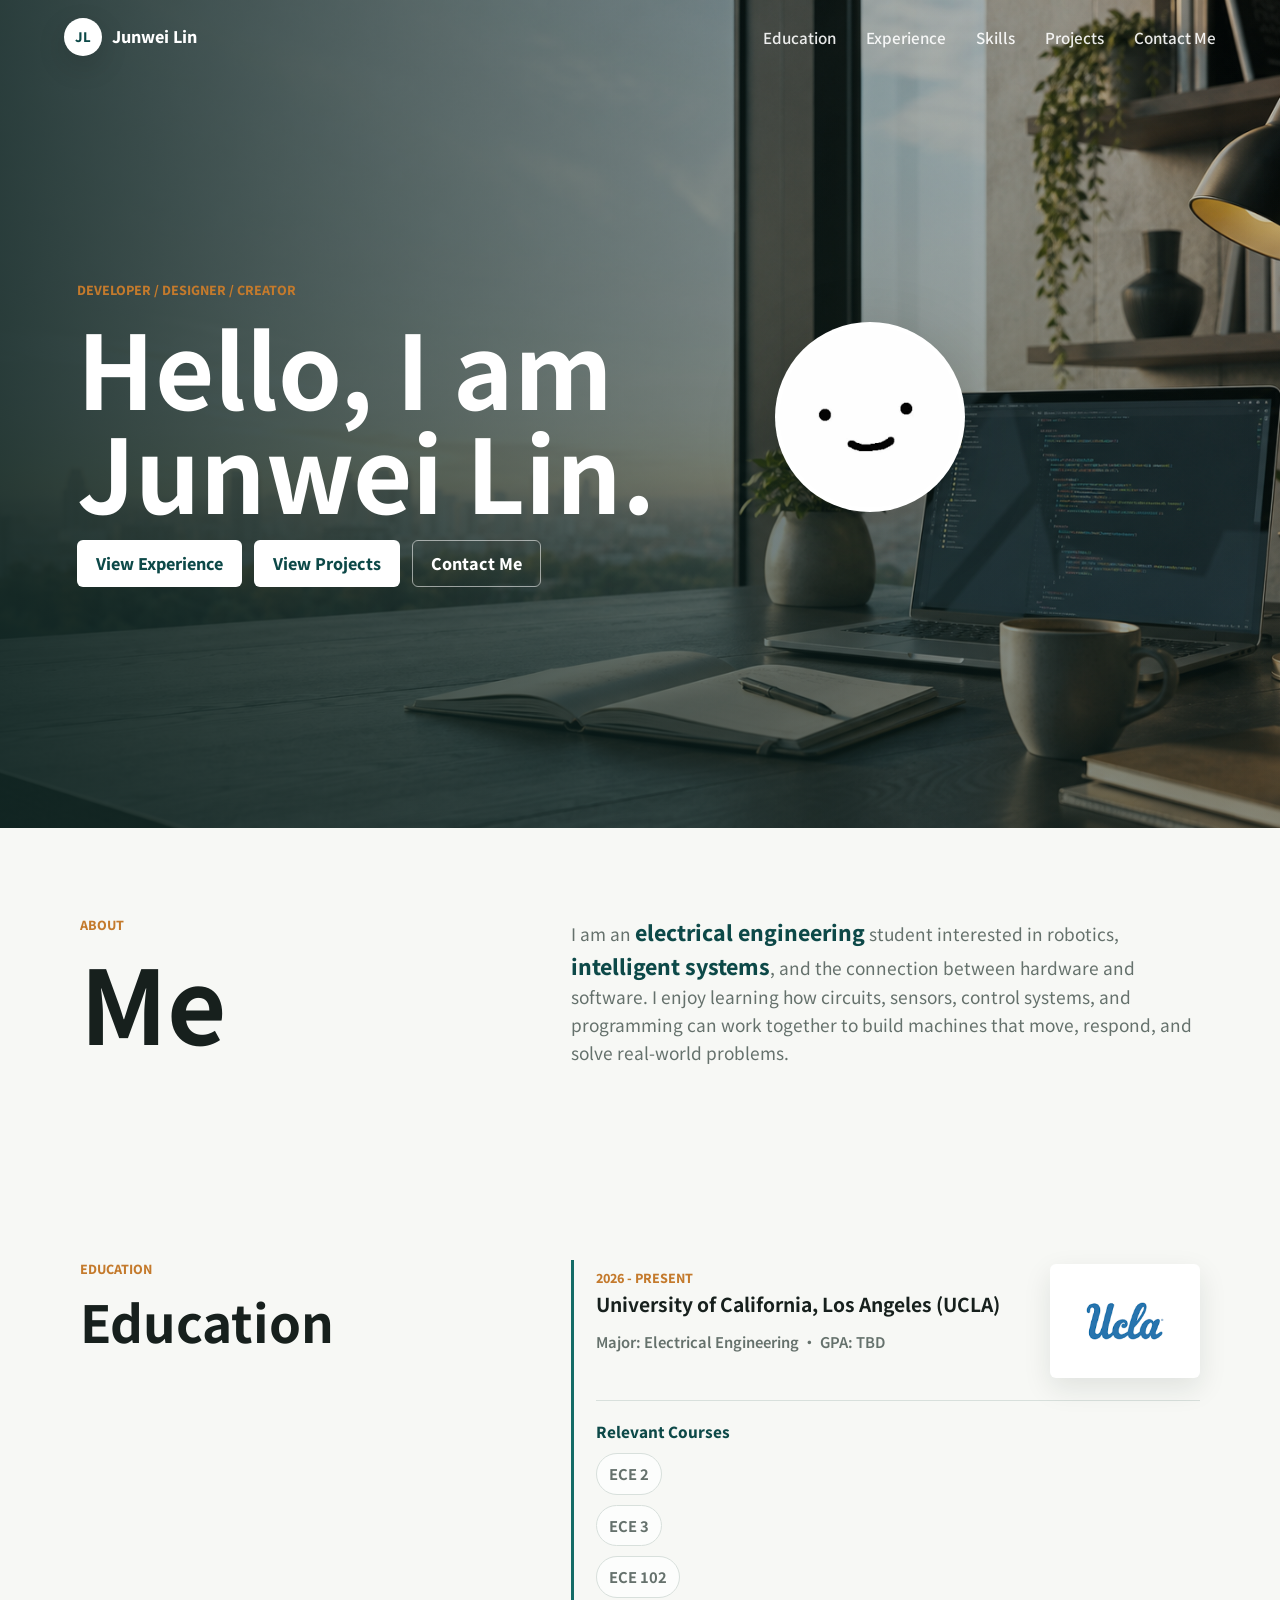
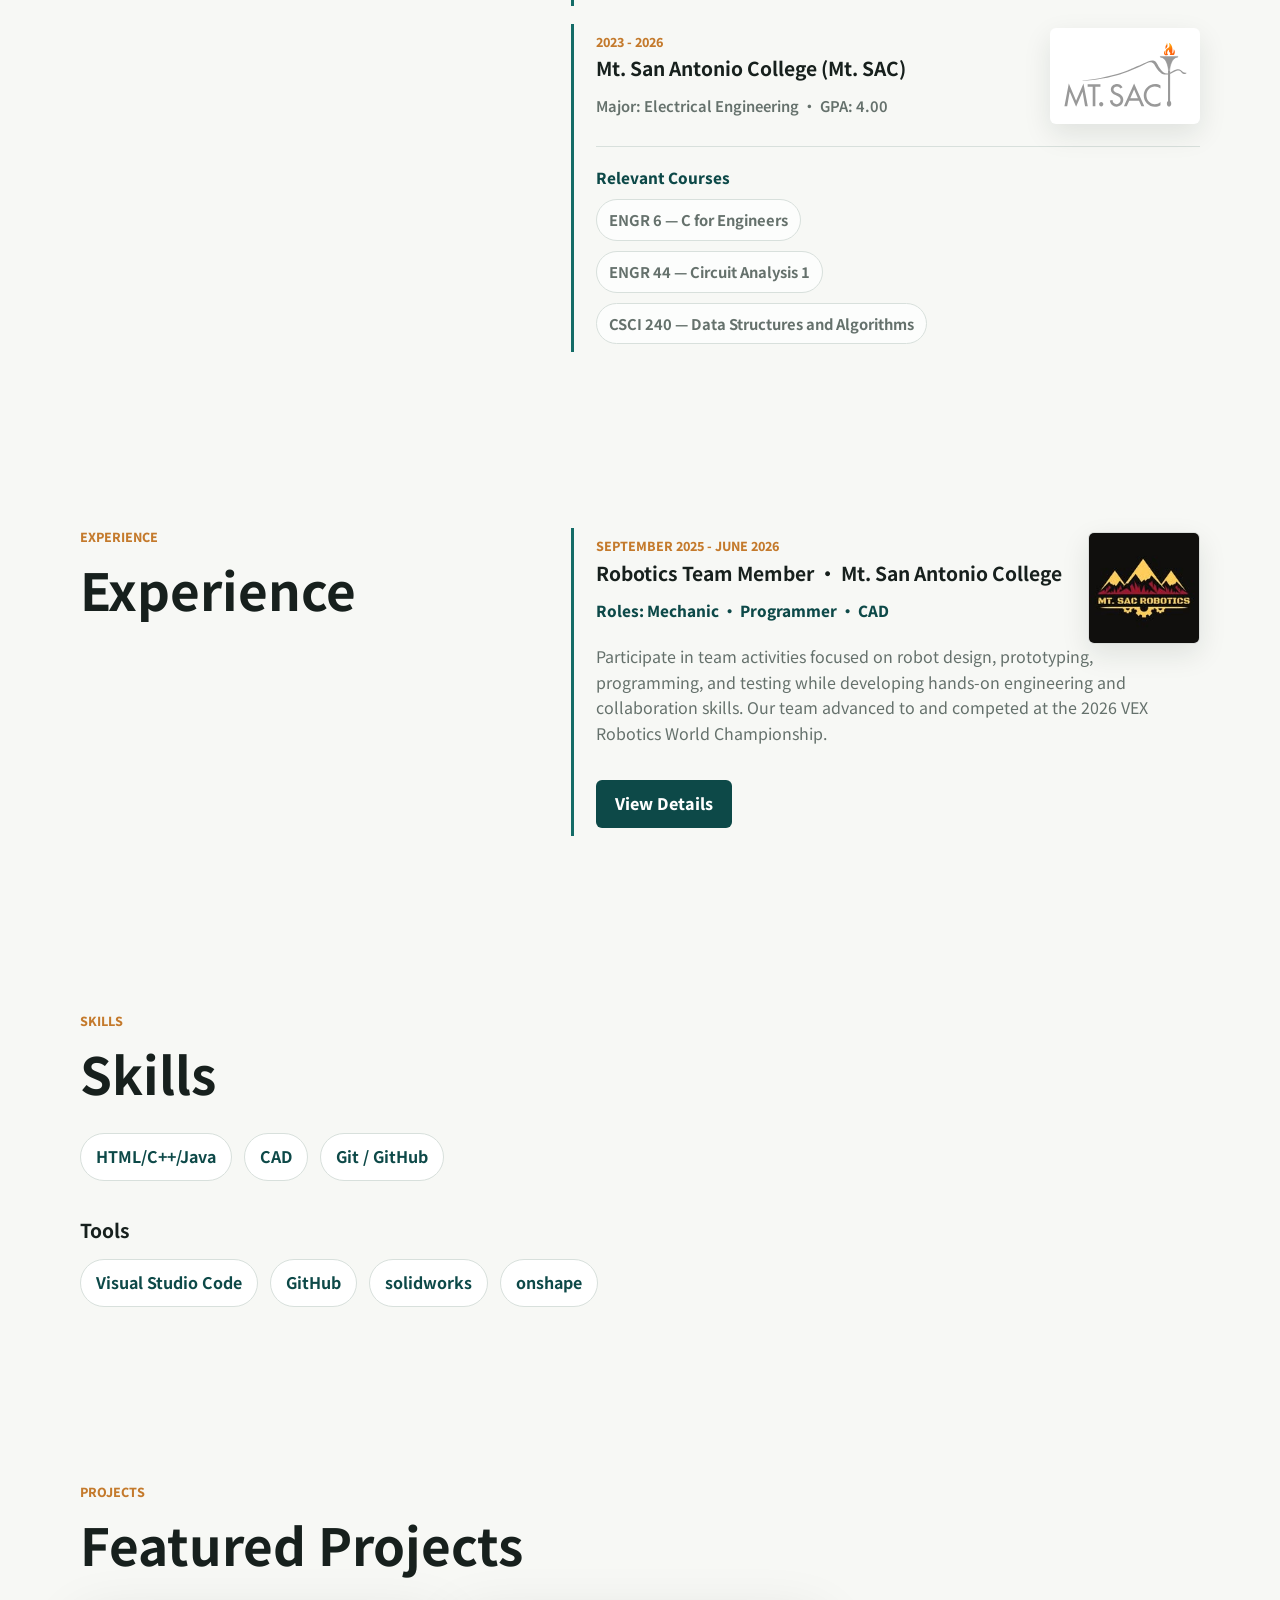
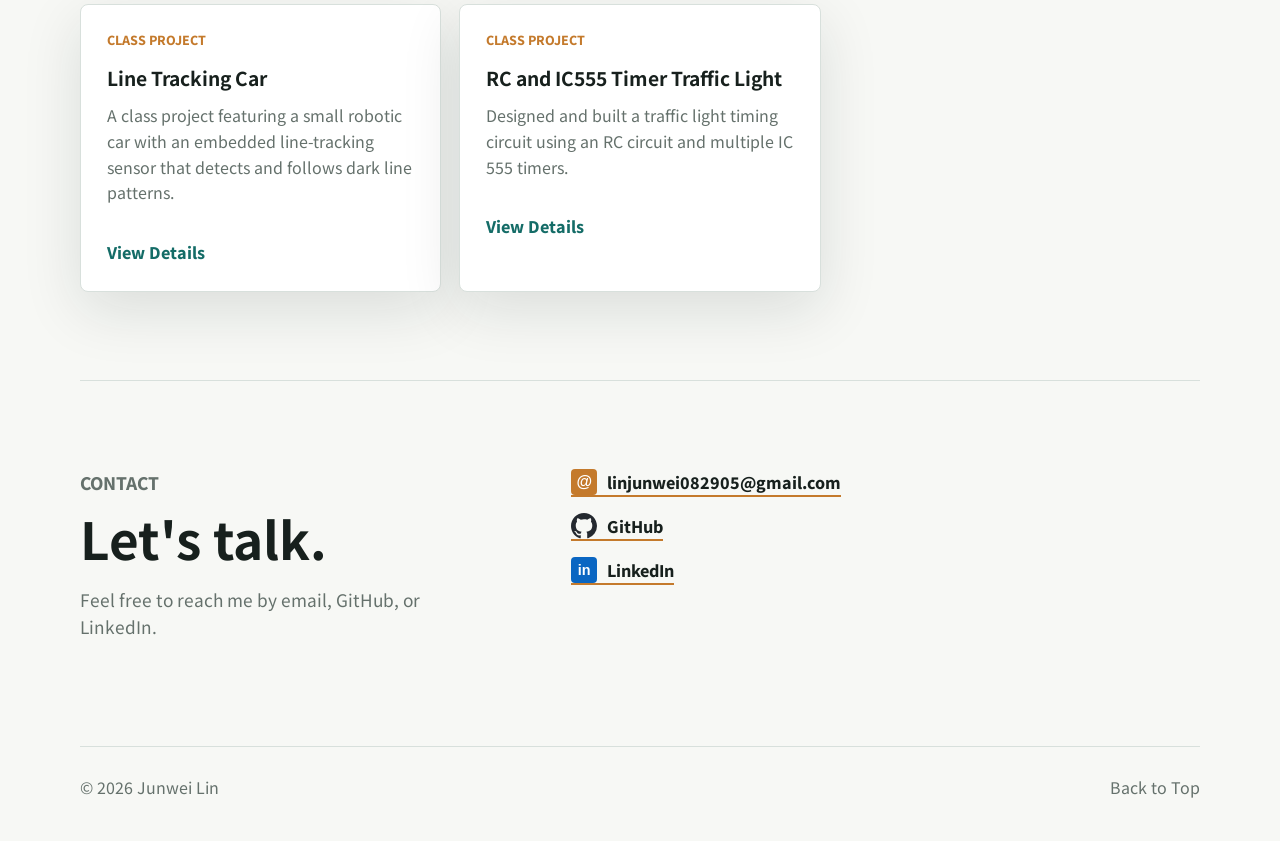
<file: index.html>
<!doctype html>
<html lang="en">
  <head>
    <meta charset="utf-8" />
    <meta name="viewport" content="width=device-width, initial-scale=1" />
    <meta
      name="description"
      content="A personal portfolio website showcasing projects, experience, skills, and contact information."
    />
    <title>Junwei Lin | Personal Website</title>
    <link rel="preconnect" href="https://fonts.googleapis.com" />
    <link rel="preconnect" href="https://fonts.gstatic.com" crossorigin />
    <link
      href="https://fonts.googleapis.com/css2?family=Noto+Sans+SC:wght@400;500;700;800&display=swap"
      rel="stylesheet"
    />
    <link rel="stylesheet" href="./styles.css?v=3" />
  </head>
  <body>
    <header class="site-header" data-header>
      <a class="brand" href="#home" aria-label="Back to home">
        <span class="brand-mark" aria-hidden="true">JL</span>
        <span>Junwei Lin</span>
      </a>
      <nav class="nav" aria-label="Main navigation">
        <a href="#education">Education</a>
        <a href="#experience">Experience</a>
        <a href="#skills">Skills</a>
        <a href="#projects">Projects</a>
        <a href="#contact">Contact Me</a>
      </nav>
    </header>

    <main>
      <section class="hero" id="home">
        <img
          class="hero-image"
          src="./assets/hero-workspace.png"
          alt="Modern workspace with city morning light"
        />
        <div class="hero-shade"></div>
        <div class="hero-content">
          <p class="eyebrow">Developer / Designer / Creator</p>
          <div class="hero-title">
            <h1>Hello, I am Junwei Lin.</h1>
            <img
              class="hero-avatar"
              src="./assets/avatar.png"
              alt="Junwei Lin avatar"
            />
          </div>
         
          <div class="hero-actions">
            <a class="button primary" href="#experience">View Experience</a>
            <a class="button primary" href="#projects">View Projects</a>
            <a class="button secondary" href="#contact">Contact Me</a>
          </div>
        </div>
      </section>

      <section class="intro section">
        <div>
          <p class="section-label">About</p>
          <h1>Me</h1>
        </div>
        <p>
          I am an <strong>electrical engineering</strong> student interested in robotics, <strong>intelligent systems</strong>,
          and the connection between hardware and software. I enjoy learning how circuits,
          sensors, control systems, and programming can work together to build machines that
          move, respond, and solve real-world problems.
        </p>
      </section>

      
      <section class="split section education" id="education">
        <div>
          <p class="section-label">Education</p>
          <h2>Education</h2>
        </div>
        <div class="timeline">
          <article>
            <div class="education-header">
              <div>
                <span>2026 - Present</span>
                <h3>University of California, Los Angeles (UCLA)</h3>
                <p class="education-meta">Major: Electrical Engineering · GPA: TBD</p>
              </div>
              <img
                class="school-logo"
                src="./assets/ucla-logo.png"
                alt="UCLA logo"
              />
            </div>
            <div class="course-space">
              <h4>Relevant Courses</h4>
              <ul class="course-list-vertical">
                <li>ECE 2</li>
                <li>ECE 3</li>
                <li>ECE 102</li>
              </ul>
            </div>
          </article>
          <article>
            <div class="education-header">
              <div>
                <span>2023 - 2026</span>
                <h3>Mt. San Antonio College (Mt. SAC)</h3>
                <p class="education-meta">Major: Electrical Engineering · GPA: 4.00</p>
              </div>
              <img
                class="school-logo"
                src="./assets/mtsac-logo.svg"
                alt="Mt. SAC logo"
              />
            </div>
            <div class="course-space">
              <h4>Relevant Courses</h4>
              <ul class="course-list-vertical">
                <li>ENGR 6 — C for Engineers</li>
                <li>ENGR 44 — Circuit Analysis 1</li>
                <li>CSCI 240 — Data Structures and Algorithms</li>
              </ul>
            </div>
          </article>
        </div>
      </section>

      <section class="split section" id="experience">
        <div>
          <p class="section-label">Experience</p>
          <h2>Experience</h2>
        </div>
        <div class="timeline">
          <article>
            <div class="experience-header">
              <div>
                <span>September 2025 - June 2026</span>
                <h3>Robotics Team Member · Mt. San Antonio College</h3>
                <p class="experience-role">Roles: Mechanic · Programmer · CAD</p>
              </div>
              <img
                class="experience-logo"
                src="./assets/mtsac-robotics-logo.jpg"
                alt="Mt. SAC Robotics team logo"
              />
            </div>
            <p>
              Participate in team activities focused on robot design, prototyping,
              programming, and testing while developing hands-on engineering and
              collaboration skills. Our team advanced to and competed at the 2026 VEX
              Robotics World Championship.
            </p>
            <div class="detail-actions">
              <a class="button primary" href="./project-one.html" aria-label="View Mt. SAC Robotics Team details">View Details</a>
            </div>
          </article>
        </div>
      </section>

      <section class="section" id="skills">
        <div class="section-heading">
          <p class="section-label">Skills</p>
          <h2>Skills</h2>
        </div>
        <ul class="skill-list" aria-label="Skills list">
          <li>HTML/C++/Java</li>
          <li>CAD</li>
          <li>Git / GitHub</li>
        </ul>
        <div class="tool-group">
          <h3>Tools</h3>
          <ul class="skill-list" aria-label="Tools I want to use">
            <li>Visual Studio Code</li>
            <li>GitHub</li>
            <li>solidworks</li>
            <li>onshape</li>
          </ul>
        </div>
      </section>

      <section class="section" id="projects">
        <div class="section-heading">
          <p class="section-label">Projects</p>
          <h2>Featured Projects</h2>
        </div>
        <div class="project-grid">
          <article class="project-card">
            <div class="project-meta">Class Project</div>
            <h3>Line Tracking Car</h3>
            <p>
              A class project featuring a small robotic car with an embedded line-tracking sensor that detects and follows dark line patterns.
            </p>
            <a
              href="./project-two.html"
              aria-label="View Line Tracking Car details"
            >
              View Details
            </a>
          </article>
          <article class="project-card">
            <div class="project-meta">Class Project</div>
            <h3>RC and IC555 Timer Traffic Light</h3>
            <p>
              Designed and built a traffic light timing circuit using an RC circuit and
              multiple IC 555 timers.
            </p>
            <a href="./traffic-light.html" aria-label="View RC and IC555 Timer Traffic Light details">View Details</a>
          </article>
        </div>
      </section>

      <section class="contact section" id="contact">
        <div>
          <p class="section-label">Contact</p>
          <h2>Let's talk.</h2>
          <p>
            Feel free to reach me by email, GitHub, or LinkedIn.
          </p>
        </div>
        <div class="contact-links">
          <a
            href="https://mail.google.com/mail/?view=cm&amp;fs=1&amp;to=linjunwei082905@gmail.com"
            target="_blank"
            rel="noopener noreferrer"
          >
            <span class="contact-logo email-logo" aria-hidden="true">@</span>
            linjunwei082905@gmail.com
          </a>
          <a
            href="https://github.com/Junwei0829"
            target="_blank"
            rel="noopener noreferrer"
          >
            <span class="contact-logo github-logo" aria-hidden="true">
              <img src="./assets/github-mark.svg" alt="" />
            </span>
            GitHub
          </a>
          <a
            href="https://www.linkedin.com/in/junwei-lin-657664356/"
            target="_blank"
            rel="noopener noreferrer"
          >
            <span class="contact-logo linkedin-logo" aria-hidden="true">in</span>
            LinkedIn
          </a>
        </div>
      </section>
    </main>

    <footer class="footer">
      <span>© <span data-year></span> Junwei Lin</span>
      <a href="#home">Back to Top</a>
    </footer>

    <script src="./script.js"></script>
  </body>
</html>
</file>
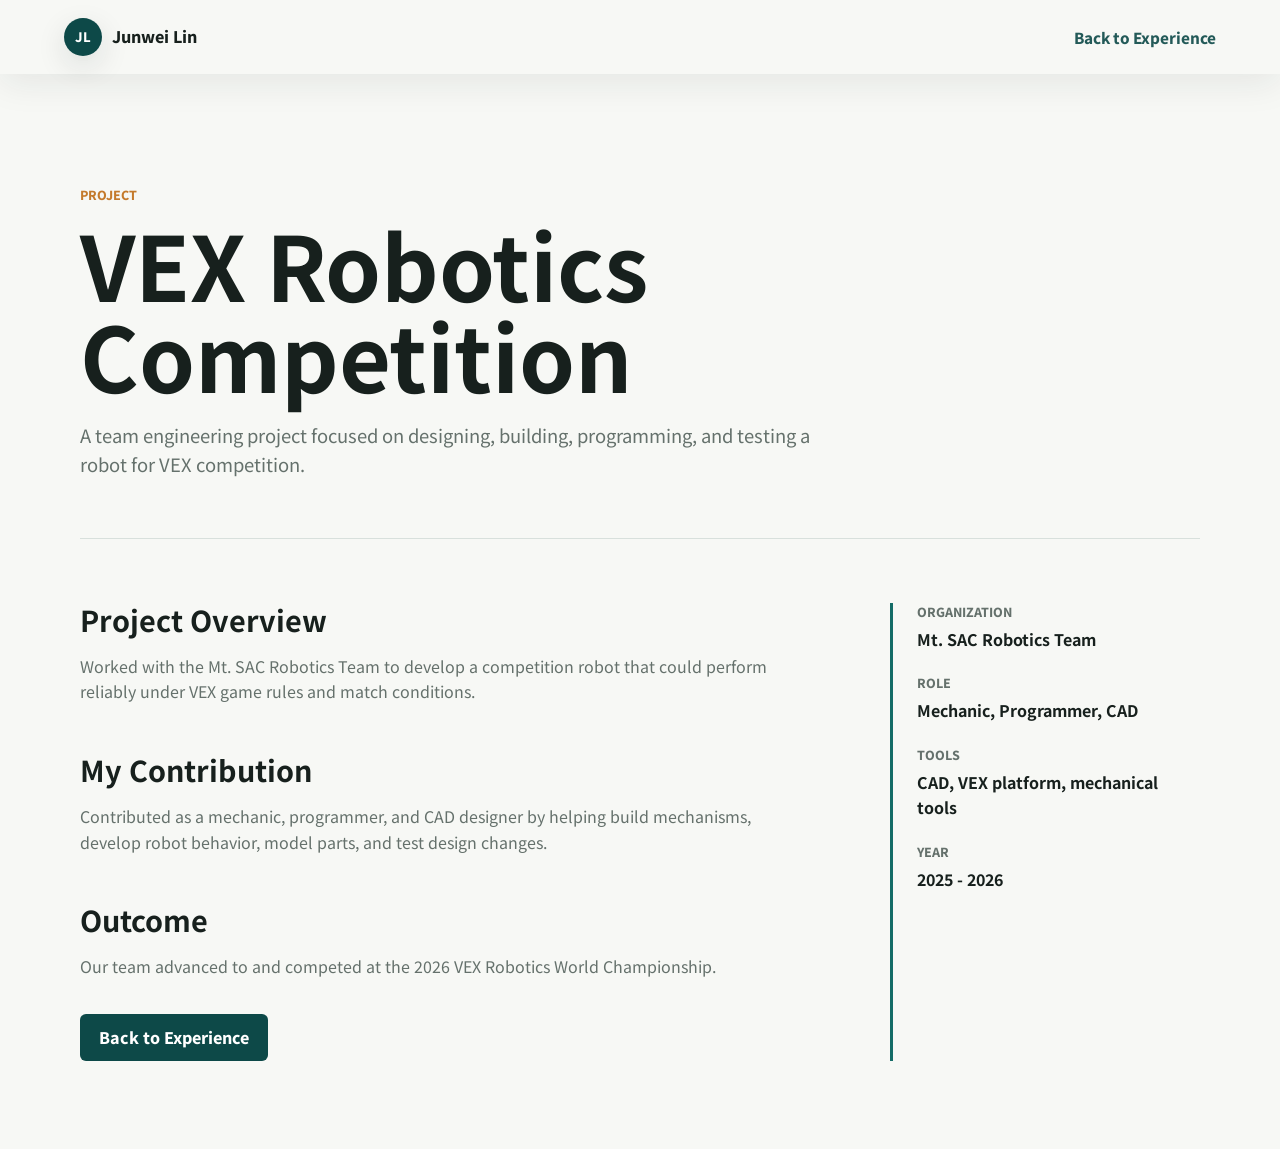
<file: project-one.html>
<!doctype html>
<html lang="en">
  <head>
    <meta charset="utf-8" />
    <meta name="viewport" content="width=device-width, initial-scale=1" />
    <meta name="description" content="VEX Robotics Competition project by Junwei Lin." />
    <title>VEX Robotics Competition | Junwei Lin</title>
    <link rel="preconnect" href="https://fonts.googleapis.com" />
    <link rel="preconnect" href="https://fonts.gstatic.com" crossorigin />
    <link
      href="https://fonts.googleapis.com/css2?family=Noto+Sans+SC:wght@400;500;700;800&display=swap"
      rel="stylesheet"
    />
    <link rel="stylesheet" href="./styles.css?v=3" />
  </head>
  <body class="detail-page">
    <header class="site-header is-scrolled detail-header">
      <a class="brand" href="./index.html#home" aria-label="Back to home">
        <span class="brand-mark" aria-hidden="true">JL</span>
        <span>Junwei Lin</span>
      </a>
      <nav class="nav detail-nav" aria-label="Project navigation">
        <a href="./index.html#experience">Back to Experience</a>
      </nav>
    </header>

    <main class="project-detail">
      <section class="project-detail-hero">
        <p class="section-label">Project</p>
        <h1>VEX Robotics Competition</h1>
        <p class="project-detail-lead">
          A team engineering project focused on designing, building, programming, and
          testing a robot for VEX competition.
        </p>
      </section>

      <div class="project-detail-grid">
        <div class="project-detail-content">
          <section>
            <h2>Project Overview</h2>
            <p>
              Worked with the Mt. SAC Robotics Team to develop a competition robot that
              could perform reliably under VEX game rules and match conditions.
            </p>
          </section>
          <section>
            <h2>My Contribution</h2>
            <p>
              Contributed as a mechanic, programmer, and CAD designer by helping build
              mechanisms, develop robot behavior, model parts, and test design changes.
            </p>
          </section>
          <section>
            <h2>Outcome</h2>
            <p>
              Our team advanced to and competed at the 2026 VEX Robotics World
              Championship.
            </p>
          </section>
          <div class="detail-actions">
            <a class="button primary" href="./index.html#experience">Back to Experience</a>
          </div>
        </div>

        <aside class="project-facts" aria-label="Project facts">
          <dl>
            <dt>Organization</dt>
            <dd>Mt. SAC Robotics Team</dd>
            <dt>Role</dt>
            <dd>Mechanic, Programmer, CAD</dd>
            <dt>Tools</dt>
            <dd>CAD, VEX platform, mechanical tools</dd>
            <dt>Year</dt>
            <dd>2025 - 2026</dd>
          </dl>
        </aside>
      </div>
    </main>
  </body>
</html>
</file>
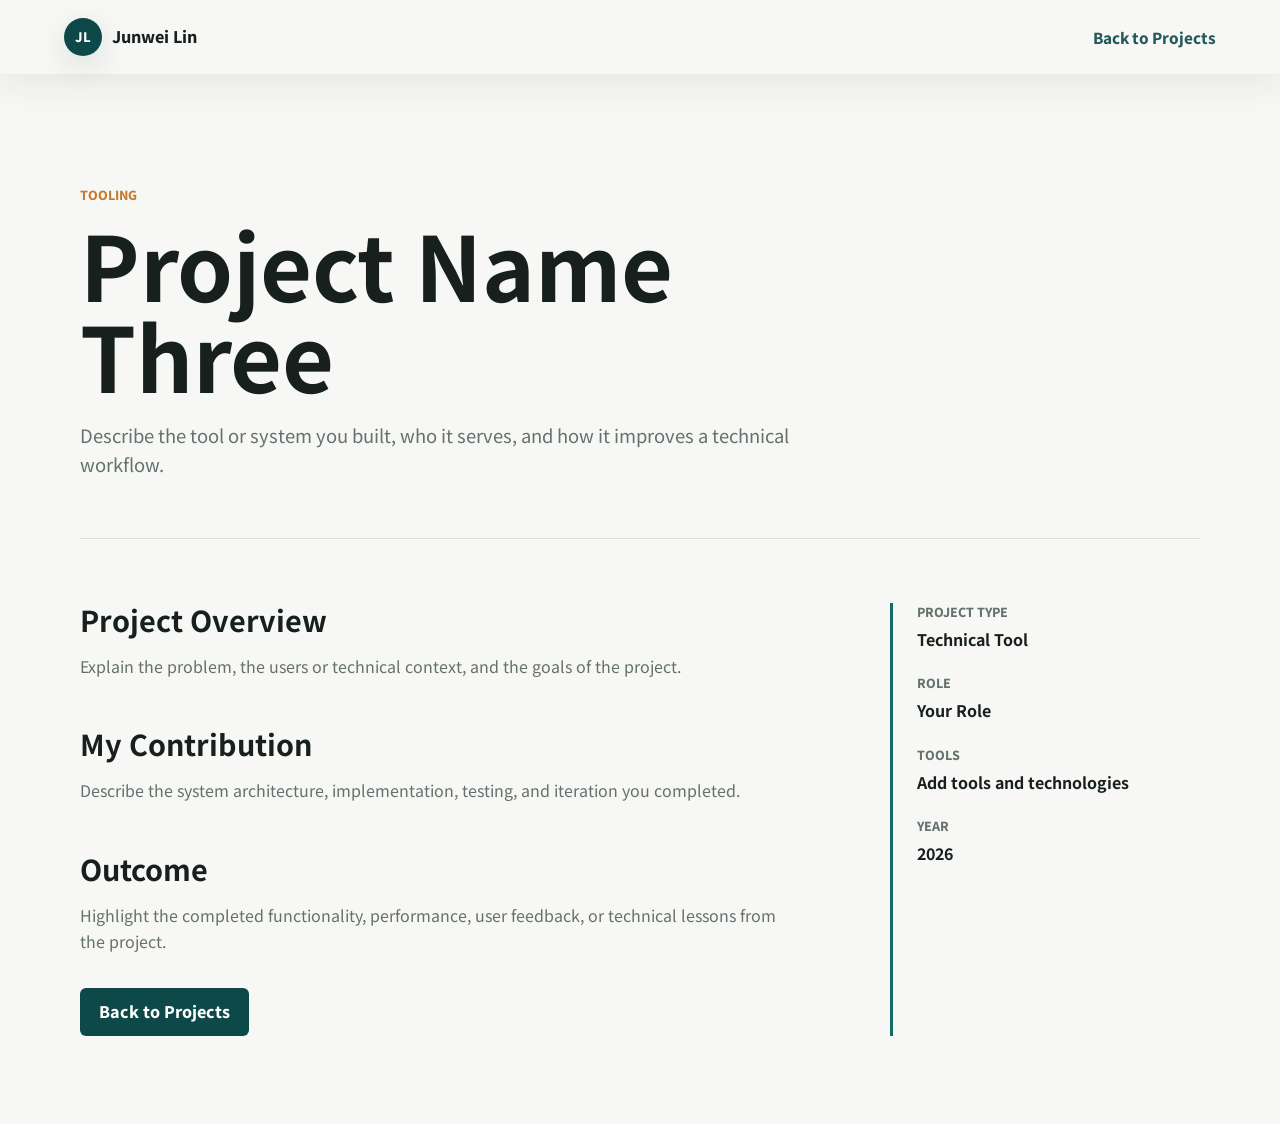
<file: project-three.html>
<!doctype html>
<html lang="en">
  <head>
    <meta charset="utf-8" />
    <meta name="viewport" content="width=device-width, initial-scale=1" />
    <meta name="description" content="Project Name Three by Junwei Lin." />
    <title>Project Name Three | Junwei Lin</title>
    <link rel="preconnect" href="https://fonts.googleapis.com" />
    <link rel="preconnect" href="https://fonts.gstatic.com" crossorigin />
    <link
      href="https://fonts.googleapis.com/css2?family=Noto+Sans+SC:wght@400;500;700;800&display=swap"
      rel="stylesheet"
    />
    <link rel="stylesheet" href="./styles.css?v=3" />
  </head>
  <body class="detail-page">
    <header class="site-header is-scrolled detail-header">
      <a class="brand" href="./index.html#home" aria-label="Back to home">
        <span class="brand-mark" aria-hidden="true">JL</span>
        <span>Junwei Lin</span>
      </a>
      <nav class="nav detail-nav" aria-label="Project navigation">
        <a href="./index.html#projects">Back to Projects</a>
      </nav>
    </header>

    <main class="project-detail">
      <section class="project-detail-hero">
        <p class="section-label">Tooling</p>
        <h1>Project Name Three</h1>
        <p class="project-detail-lead">
          Describe the tool or system you built, who it serves, and how it improves a
          technical workflow.
        </p>
      </section>

      <div class="project-detail-grid">
        <div class="project-detail-content">
          <section>
            <h2>Project Overview</h2>
            <p>
              Explain the problem, the users or technical context, and the goals of the
              project.
            </p>
          </section>
          <section>
            <h2>My Contribution</h2>
            <p>
              Describe the system architecture, implementation, testing, and iteration
              you completed.
            </p>
          </section>
          <section>
            <h2>Outcome</h2>
            <p>
              Highlight the completed functionality, performance, user feedback, or
              technical lessons from the project.
            </p>
          </section>
          <div class="detail-actions">
            <a class="button primary" href="./index.html#projects">Back to Projects</a>
          </div>
        </div>

        <aside class="project-facts" aria-label="Project facts">
          <dl>
            <dt>Project Type</dt>
            <dd>Technical Tool</dd>
            <dt>Role</dt>
            <dd>Your Role</dd>
            <dt>Tools</dt>
            <dd>Add tools and technologies</dd>
            <dt>Year</dt>
            <dd>2026</dd>
          </dl>
        </aside>
      </div>
    </main>
  </body>
</html>
</file>
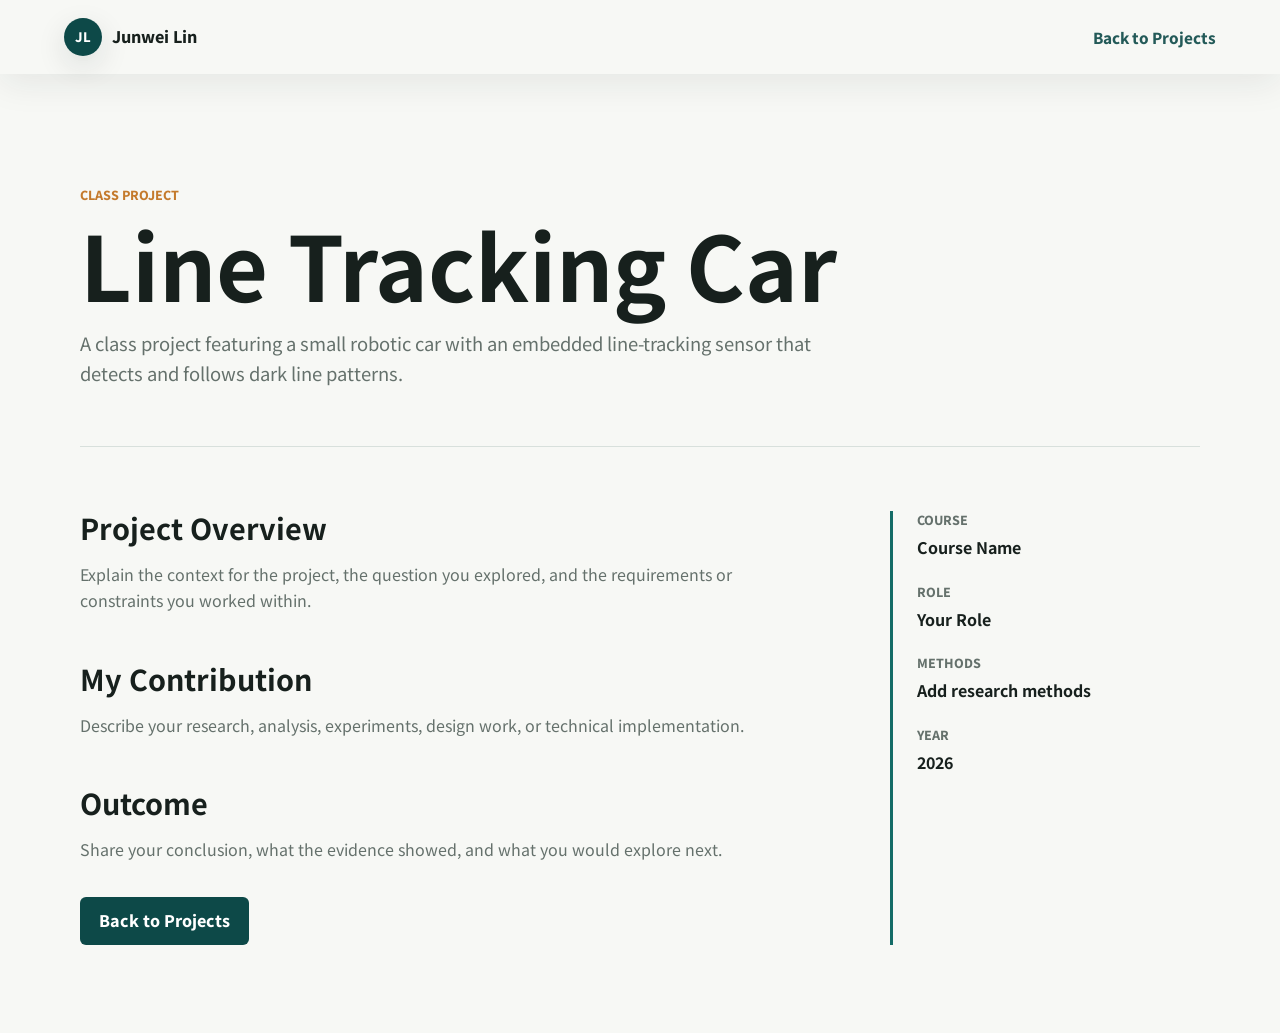
<file: project-two.html>
<!doctype html>
<html lang="en">
  <head>
    <meta charset="utf-8" />
    <meta name="viewport" content="width=device-width, initial-scale=1" />
    <meta
      name="description"
      content="Line Tracking Car class project by Junwei Lin."
    />
    <title>Line Tracking Car | Junwei Lin</title>
    <link rel="preconnect" href="https://fonts.googleapis.com" />
    <link rel="preconnect" href="https://fonts.gstatic.com" crossorigin />
    <link
      href="https://fonts.googleapis.com/css2?family=Noto+Sans+SC:wght@400;500;700;800&display=swap"
      rel="stylesheet"
    />
    <link rel="stylesheet" href="./styles.css?v=3" />
  </head>
  <body class="detail-page">
    <header class="site-header is-scrolled detail-header">
      <a class="brand" href="./index.html#home" aria-label="Back to home">
        <span class="brand-mark" aria-hidden="true">JL</span>
        <span>Junwei Lin</span>
      </a>
      <nav class="nav detail-nav" aria-label="Project navigation">
        <a href="./index.html#projects">Back to Projects</a>
      </nav>
    </header>

    <main class="project-detail">
      <section class="project-detail-hero">
        <p class="section-label">Class Project</p>
        <h1>Line Tracking Car</h1>
        <p class="project-detail-lead">
          A class project featuring a small robotic car with an embedded line-tracking sensor that detects and follows dark line patterns.
        </p>
      </section>

      <div class="project-detail-grid">
        <div class="project-detail-content">
          <section>
            <h2>Project Overview</h2>
            <p>
              Explain the context for the project, the question you explored, and the
              requirements or constraints you worked within.
            </p>
          </section>
          <section>
            <h2>My Contribution</h2>
            <p>
              Describe your research, analysis, experiments, design work, or technical
              implementation.
            </p>
          </section>
          <section>
            <h2>Outcome</h2>
            <p>
              Share your conclusion, what the evidence showed, and what you would explore
              next.
            </p>
          </section>
          <div class="detail-actions">
            <a class="button primary" href="./index.html#projects">Back to Projects</a>
          </div>
        </div>

        <aside class="project-facts" aria-label="Project facts">
          <dl>
            <dt>Course</dt>
            <dd>Course Name</dd>
            <dt>Role</dt>
            <dd>Your Role</dd>
            <dt>Methods</dt>
            <dd>Add research methods</dd>
            <dt>Year</dt>
            <dd>2026</dd>
          </dl>
        </aside>
      </div>
    </main>
  </body>
</html>
</file>
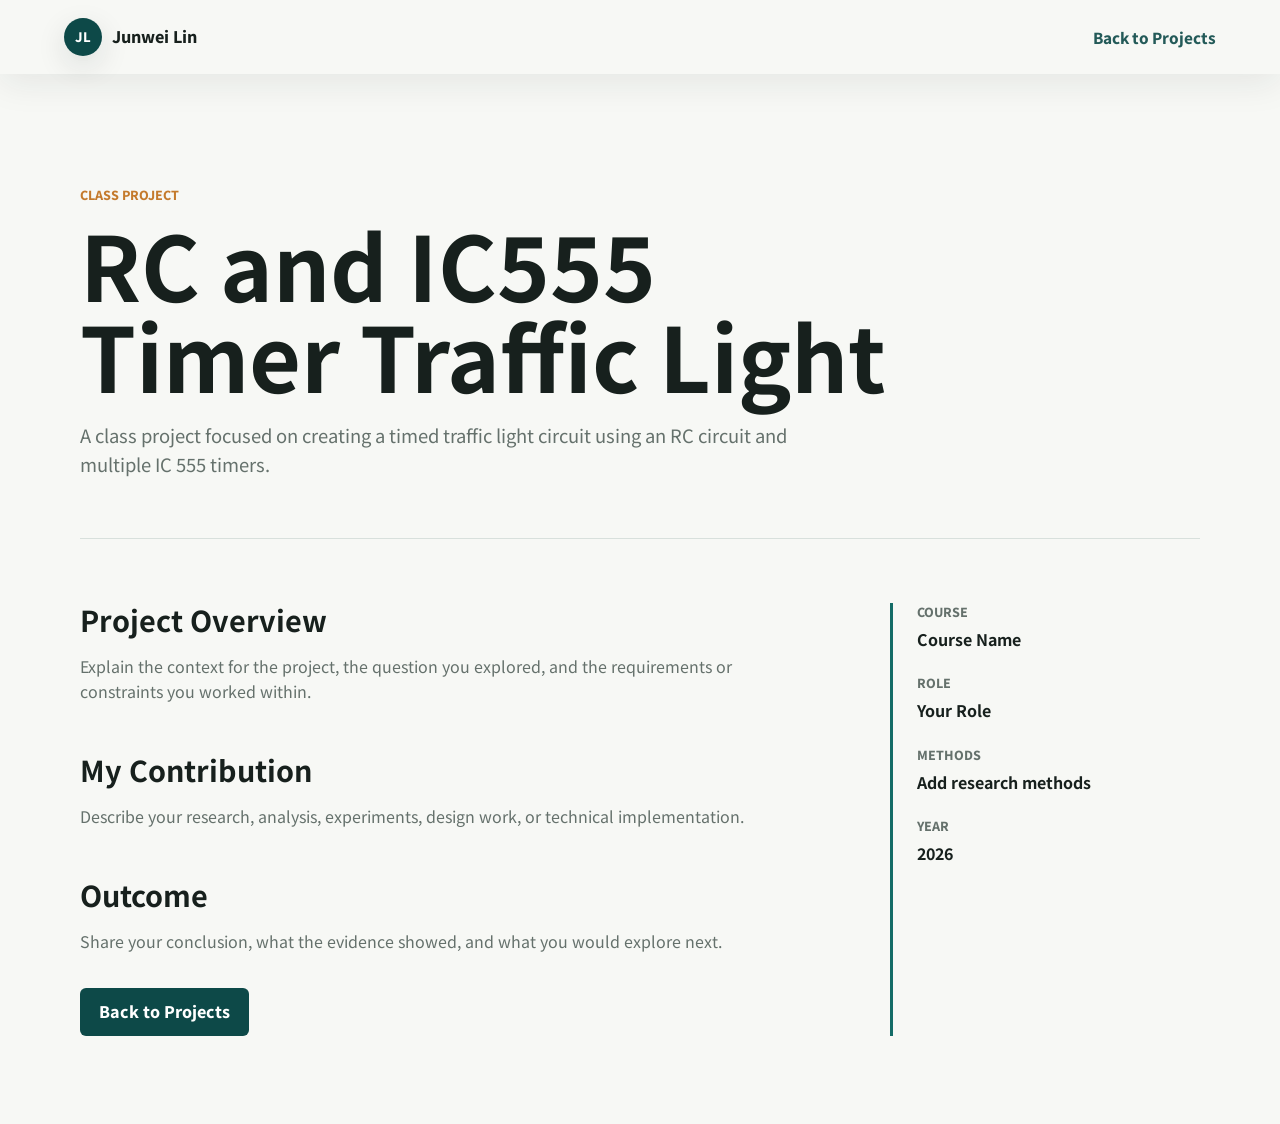
<file: traffic-light.html>
<!doctype html>
<html lang="en">
  <head>
    <meta charset="utf-8" />
    <meta name="viewport" content="width=device-width, initial-scale=1" />
    <meta
      name="description"
      content="RC and IC555 Timer Traffic Light class project by Junwei Lin."
    />
    <title>RC and IC555 Timer Traffic Light | Junwei Lin</title>
    <link rel="preconnect" href="https://fonts.googleapis.com" />
    <link rel="preconnect" href="https://fonts.gstatic.com" crossorigin />
    <link
      href="https://fonts.googleapis.com/css2?family=Noto+Sans+SC:wght@400;500;700;800&display=swap"
      rel="stylesheet"
    />
    <link rel="stylesheet" href="./styles.css?v=3" />
  </head>
  <body class="detail-page">
    <header class="site-header is-scrolled detail-header">
      <a class="brand" href="./index.html#home" aria-label="Back to home">
        <span class="brand-mark" aria-hidden="true">JL</span>
        <span>Junwei Lin</span>
      </a>
      <nav class="nav detail-nav" aria-label="Project navigation">
        <a href="./index.html#projects">Back to Projects</a>
      </nav>
    </header>

    <main class="project-detail">
      <section class="project-detail-hero">
        <p class="section-label">Class Project</p>
        <h1>RC and IC555 Timer Traffic Light</h1>
        <p class="project-detail-lead">
          A class project focused on creating a timed traffic light circuit using an RC
          circuit and multiple IC 555 timers.
        </p>
      </section>

      <div class="project-detail-grid">
        <div class="project-detail-content">
          <section>
            <h2>Project Overview</h2>
            <p>
              Explain the context for the project, the question you explored, and the
              requirements or constraints you worked within.
            </p>
          </section>
          <section>
            <h2>My Contribution</h2>
            <p>
              Describe your research, analysis, experiments, design work, or technical
              implementation.
            </p>
          </section>
          <section>
            <h2>Outcome</h2>
            <p>
              Share your conclusion, what the evidence showed, and what you would explore
              next.
            </p>
          </section>
          <div class="detail-actions">
            <a class="button primary" href="./index.html#projects">Back to Projects</a>
          </div>
        </div>

        <aside class="project-facts" aria-label="Project facts">
          <dl>
            <dt>Course</dt>
            <dd>Course Name</dd>
            <dt>Role</dt>
            <dd>Your Role</dd>
            <dt>Methods</dt>
            <dd>Add research methods</dd>
            <dt>Year</dt>
            <dd>2026</dd>
          </dl>
        </aside>
      </div>
    </main>
  </body>
</html>
</file>
<file: styles.css>
:root {
  color-scheme: light;
  --ink: #17201d;
  --muted: #65716c;
  --line: #d8e0dc;
  --paper: #f7f8f5;
  --white: #ffffff;
  --teal: #146c67;
  --teal-dark: #0d4948;
  --amber: #c47a2c;
  --shadow: 0 18px 60px rgba(20, 35, 33, 0.12);
}

* {
  box-sizing: border-box;
}

html {
  scroll-behavior: smooth;
}

body {
  margin: 0;
  background: var(--paper);
  color: var(--ink);
  font-family: "Noto Sans SC", system-ui, -apple-system, BlinkMacSystemFont,
    "Segoe UI", sans-serif;
  line-height: 1.6;
}

a {
  color: inherit;
  text-decoration: none;
}

.site-header {
  position: fixed;
  top: 0;
  left: 0;
  z-index: 10;
  display: flex;
  align-items: center;
  justify-content: space-between;
  width: 100%;
  padding: 18px clamp(20px, 5vw, 72px);
  color: var(--white);
  transition: background 180ms ease, color 180ms ease, box-shadow 180ms ease;
}

.site-header.is-scrolled {
  background: rgba(247, 248, 245, 0.92);
  color: var(--ink);
  box-shadow: 0 10px 35px rgba(20, 35, 33, 0.08);
  backdrop-filter: blur(16px);
}

.brand,
.nav,
.hero-actions,
.contact-links {
  display: flex;
  align-items: center;
}

.brand {
  gap: 10px;
  font-weight: 800;
}

.brand-mark {
  display: grid;
  width: 38px;
  height: 38px;
  place-items: center;
  border-radius: 50%;
  background: var(--white);
  color: var(--teal-dark);
  border: 1px solid rgba(255, 255, 255, 0.55);
  box-shadow: 0 10px 30px rgba(0, 0, 0, 0.14);
  font-size: 0.82rem;
  font-weight: 800;
  line-height: 1;
}

.site-header.is-scrolled .brand-mark {
  background: var(--teal-dark);
  color: var(--white);
  border-color: rgba(13, 73, 72, 0.18);
  box-shadow: 0 10px 30px rgba(20, 35, 33, 0.12);
}

.nav {
  gap: clamp(14px, 3vw, 30px);
  font-size: 0.95rem;
  font-weight: 500;
}

.nav a {
  opacity: 0.9;
}

.nav a:hover {
  opacity: 1;
}

.hero {
  position: relative;
  display: grid;
  min-height: 92vh;
  overflow: hidden;
  padding: 112px clamp(20px, 6vw, 88px) 72px;
  align-items: center;
}

.hero-image,
.hero-shade {
  position: absolute;
  inset: 0;
  width: 100%;
  height: 100%;
}

.hero-image {
  object-fit: cover;
}

.hero-shade {
  background:
    linear-gradient(90deg, rgba(13, 35, 33, 0.86) 0%, rgba(13, 35, 33, 0.55) 42%, rgba(13, 35, 33, 0.12) 100%),
    linear-gradient(0deg, rgba(13, 35, 33, 0.38), rgba(13, 35, 33, 0.02));
}

.hero-content {
  position: relative;
  z-index: 1;
  max-width: 980px;
  color: var(--white);
}

.hero-title {
  display: flex;
  align-items: center;
  gap: clamp(22px, 4vw, 48px);
  margin-bottom: 18px;
}

.eyebrow,
.section-label,
.project-meta,
.timeline span {
  margin: 0 0 12px;
  color: var(--amber);
  font-size: 0.78rem;
  font-weight: 800;
  letter-spacing: 0;
  text-transform: uppercase;
}

h1,
h2,
h3,
h4,
p {
  margin-top: 0;
}

h1 {
  max-width: 650px;
  margin-bottom: 0;
  font-size: clamp(3rem, 8vw, 6.8rem);
  line-height: 1.02;
}

.hero-avatar {
  width: clamp(112px, 15vw, 190px);
  height: clamp(112px, 15vw, 190px);
  flex: 0 0 auto;
  border: 5px solid rgba(255, 255, 255, 0.92);
  border-radius: 50%;
  background: var(--white);
  box-shadow: 0 22px 70px rgba(0, 0, 0, 0.22);
  object-fit: cover;
}

h2 {
  margin-bottom: 18px;
  font-size: clamp(2rem, 4vw, 3.2rem);
  line-height: 1.15;
}

h3 {
  margin-bottom: 10px;
  font-size: 1.2rem;
}

h4 {
  margin-bottom: 10px;
  font-size: 0.95rem;
}

.hero-copy {
  max-width: 620px;
  margin-bottom: 34px;
  color: rgba(255, 255, 255, 0.86);
  font-size: clamp(1.05rem, 2vw, 1.28rem);
}

.hero-actions {
  flex-wrap: wrap;
  gap: 12px;
}

.button {
  display: inline-flex;
  min-height: 46px;
  align-items: center;
  justify-content: center;
  border: 1px solid transparent;
  border-radius: 6px;
  padding: 10px 18px;
  font-weight: 800;
}

.button.primary {
  background: var(--white);
  color: var(--teal-dark);
}

.button.secondary {
  border-color: rgba(255, 255, 255, 0.55);
  color: var(--white);
}

.section {
  width: min(1120px, calc(100% - 40px));
  margin: 0 auto;
  padding: 88px 0;
}

.intro,
.split,
.contact {
  display: grid;
  grid-template-columns: minmax(220px, 0.8fr) minmax(0, 1.2fr);
  gap: clamp(28px, 6vw, 72px);
  align-items: start;
}

.intro p:last-child,
.contact p {
  color: var(--muted);
  font-size: 1.08rem;
}

.intro strong {
  color: var(--teal-dark);
  font-size: 1.22em;
  font-weight: 800;
}

.section-heading {
  margin-bottom: 30px;
}

.project-grid {
  display: grid;
  grid-template-columns: repeat(3, minmax(0, 1fr));
  gap: 18px;
}

.project-card {
  min-height: 280px;
  border: 1px solid var(--line);
  border-radius: 8px;
  background: var(--white);
  padding: 26px;
  box-shadow: var(--shadow);
}

.project-card p,
.timeline p {
  color: var(--muted);
}

.project-card a {
  display: inline-flex;
  margin-top: 18px;
  color: var(--teal);
  font-weight: 800;
}

.timeline {
  display: grid;
  gap: 18px;
}

.timeline article {
  border-left: 3px solid var(--teal);
  padding: 4px 0 8px 22px;
}

.experience-header {
  display: flex;
  align-items: flex-start;
  justify-content: space-between;
  gap: 24px;
}

.timeline .experience-role {
  margin-bottom: 14px;
  color: var(--teal-dark);
  font-size: 0.95rem;
  font-weight: 800;
}

.experience-logo {
  width: 112px;
  height: 112px;
  flex: 0 0 auto;
  border: 1px solid rgba(20, 35, 33, 0.12);
  border-radius: 6px;
  box-shadow: 0 10px 28px rgba(20, 35, 33, 0.1);
  object-fit: cover;
}

.education-header {
  display: flex;
  align-items: flex-start;
  justify-content: space-between;
  gap: 18px;
}

.school-logo {
  width: min(150px, 32vw);
  height: auto;
  flex: 0 0 auto;
  border-radius: 6px;
  background: var(--white);
  padding: 8px;
  box-shadow: 0 10px 28px rgba(20, 35, 33, 0.1);
}

.education-meta {
  margin: 0;
  color: var(--muted);
  font-size: 0.92rem;
  font-weight: 600;
}

.course-space {
  margin-top: 22px;
  border-top: 1px solid var(--line);
  padding-top: 18px;
}

.course-space h4 {
  color: var(--teal-dark);
  font-weight: 800;
}

.course-space ul {
  display: flex;
  flex-wrap: wrap;
  gap: 10px;
  margin: 0;
  padding: 0;
  list-style: none;
}

.course-space .course-list-vertical {
  flex-direction: column;
  align-items: flex-start;
}

.course-space li {
  border: 1px solid var(--line);
  border-radius: 999px;
  background: rgba(255, 255, 255, 0.7);
  padding: 8px 12px;
  color: var(--muted);
  font-size: 0.92rem;
  font-weight: 700;
}

.skill-list {
  display: flex;
  flex-wrap: wrap;
  gap: 12px;
  margin: 0;
  padding: 0;
  list-style: none;
}

.skill-list li {
  border: 1px solid var(--line);
  border-radius: 999px;
  background: var(--white);
  padding: 10px 15px;
  color: var(--teal-dark);
  font-weight: 700;
}

.tool-group {
  margin-top: 34px;
}

.tool-group h3 {
  margin-bottom: 14px;
}

.contact {
  border-top: 1px solid var(--line);
}

.contact-links {
  flex-direction: column;
  align-items: flex-start;
  flex-wrap: wrap;
  gap: 16px;
}

.contact-links a {
  display: inline-flex;
  align-items: center;
  gap: 10px;
  border-bottom: 2px solid var(--amber);
  font-weight: 800;
}

.contact-logo {
  display: grid;
  width: 26px;
  height: 26px;
  flex: 0 0 auto;
  place-items: center;
  border-radius: 4px;
  color: var(--white);
  font-family: Arial, sans-serif;
  font-size: 0.78rem;
  font-weight: 800;
  line-height: 1;
}

.email-logo {
  background: var(--amber);
  font-size: 1rem;
}

.github-logo {
  background: transparent;
}

.github-logo img {
  display: block;
  width: 100%;
  height: 100%;
}

.linkedin-logo {
  background: #0a66c2;
  font-size: 0.9rem;
}

.footer {
  display: flex;
  justify-content: space-between;
  gap: 18px;
  width: min(1120px, calc(100% - 40px));
  margin: 0 auto;
  border-top: 1px solid var(--line);
  padding: 28px 0 40px;
  color: var(--muted);
}

.detail-page {
  min-height: 100vh;
}

.detail-header {
  position: fixed;
}

.detail-nav a {
  color: var(--teal-dark);
  font-weight: 800;
}

.project-detail {
  padding-top: 118px;
}

.project-detail-hero {
  width: min(1120px, calc(100% - 40px));
  margin: 0 auto;
  border-bottom: 1px solid var(--line);
  padding: 68px 0 58px;
}

.project-detail-hero h1 {
  max-width: 850px;
  margin-bottom: 20px;
  color: var(--ink);
  font-size: clamp(2.8rem, 7vw, 5.8rem);
}

.project-detail-lead {
  max-width: 760px;
  margin-bottom: 0;
  color: var(--muted);
  font-size: 1.15rem;
}

.project-detail-grid {
  display: grid;
  grid-template-columns: minmax(0, 1.4fr) minmax(240px, 0.6fr);
  gap: clamp(36px, 7vw, 88px);
  width: min(1120px, calc(100% - 40px));
  margin: 0 auto;
  padding: 64px 0 88px;
}

.project-detail-content section + section {
  margin-top: 48px;
}

.project-detail-content h2 {
  font-size: 1.8rem;
}

.project-detail-content p {
  color: var(--muted);
}

.project-facts {
  border-left: 3px solid var(--teal);
  padding-left: 24px;
}

.project-facts dl {
  margin: 0;
}

.project-facts dt {
  margin-top: 22px;
  color: var(--muted);
  font-size: 0.78rem;
  font-weight: 800;
  text-transform: uppercase;
}

.project-facts dt:first-child {
  margin-top: 0;
}

.project-facts dd {
  margin: 4px 0 0;
  color: var(--ink);
  font-weight: 700;
}

.detail-actions {
  display: flex;
  flex-wrap: wrap;
  gap: 12px;
  margin-top: 34px;
}

.detail-actions .button.primary {
  background: var(--teal-dark);
  color: var(--white);
}

@media (max-width: 820px) {
  .site-header {
    align-items: flex-start;
    gap: 14px;
  }

  .nav {
    flex-wrap: wrap;
    justify-content: flex-end;
  }

  .hero {
    min-height: 88vh;
    padding-top: 136px;
  }

  .hero-title {
    align-items: flex-start;
    gap: 20px;
  }

  .hero-avatar {
    width: 118px;
    height: 118px;
    border-width: 4px;
  }

  .hero-shade {
    background: linear-gradient(90deg, rgba(13, 35, 33, 0.88), rgba(13, 35, 33, 0.35));
  }

  .intro,
  .split,
  .contact,
  .project-grid,
  .project-detail-grid {
    grid-template-columns: 1fr;
  }

  .section {
    padding: 64px 0;
  }
}

@media (max-width: 560px) {
  .site-header {
    position: absolute;
    color: var(--white);
  }

  .nav {
    display: none;
  }

  .detail-nav {
    display: flex;
    font-size: 0.82rem;
  }

  .experience-header {
    gap: 14px;
  }

  .experience-logo {
    width: 82px;
    height: 82px;
  }

  .hero {
    min-height: 86vh;
    padding: 118px 20px 56px;
  }

  h1 {
    font-size: 3rem;
  }

  .hero-title {
    flex-direction: column-reverse;
  }

  .hero-avatar {
    width: 96px;
    height: 96px;
  }

  .button {
    width: 100%;
  }

  .project-detail {
    padding-top: 88px;
  }

  .project-detail-hero {
    padding-top: 52px;
  }

  .footer {
    flex-direction: column;
  }
}
</file>
